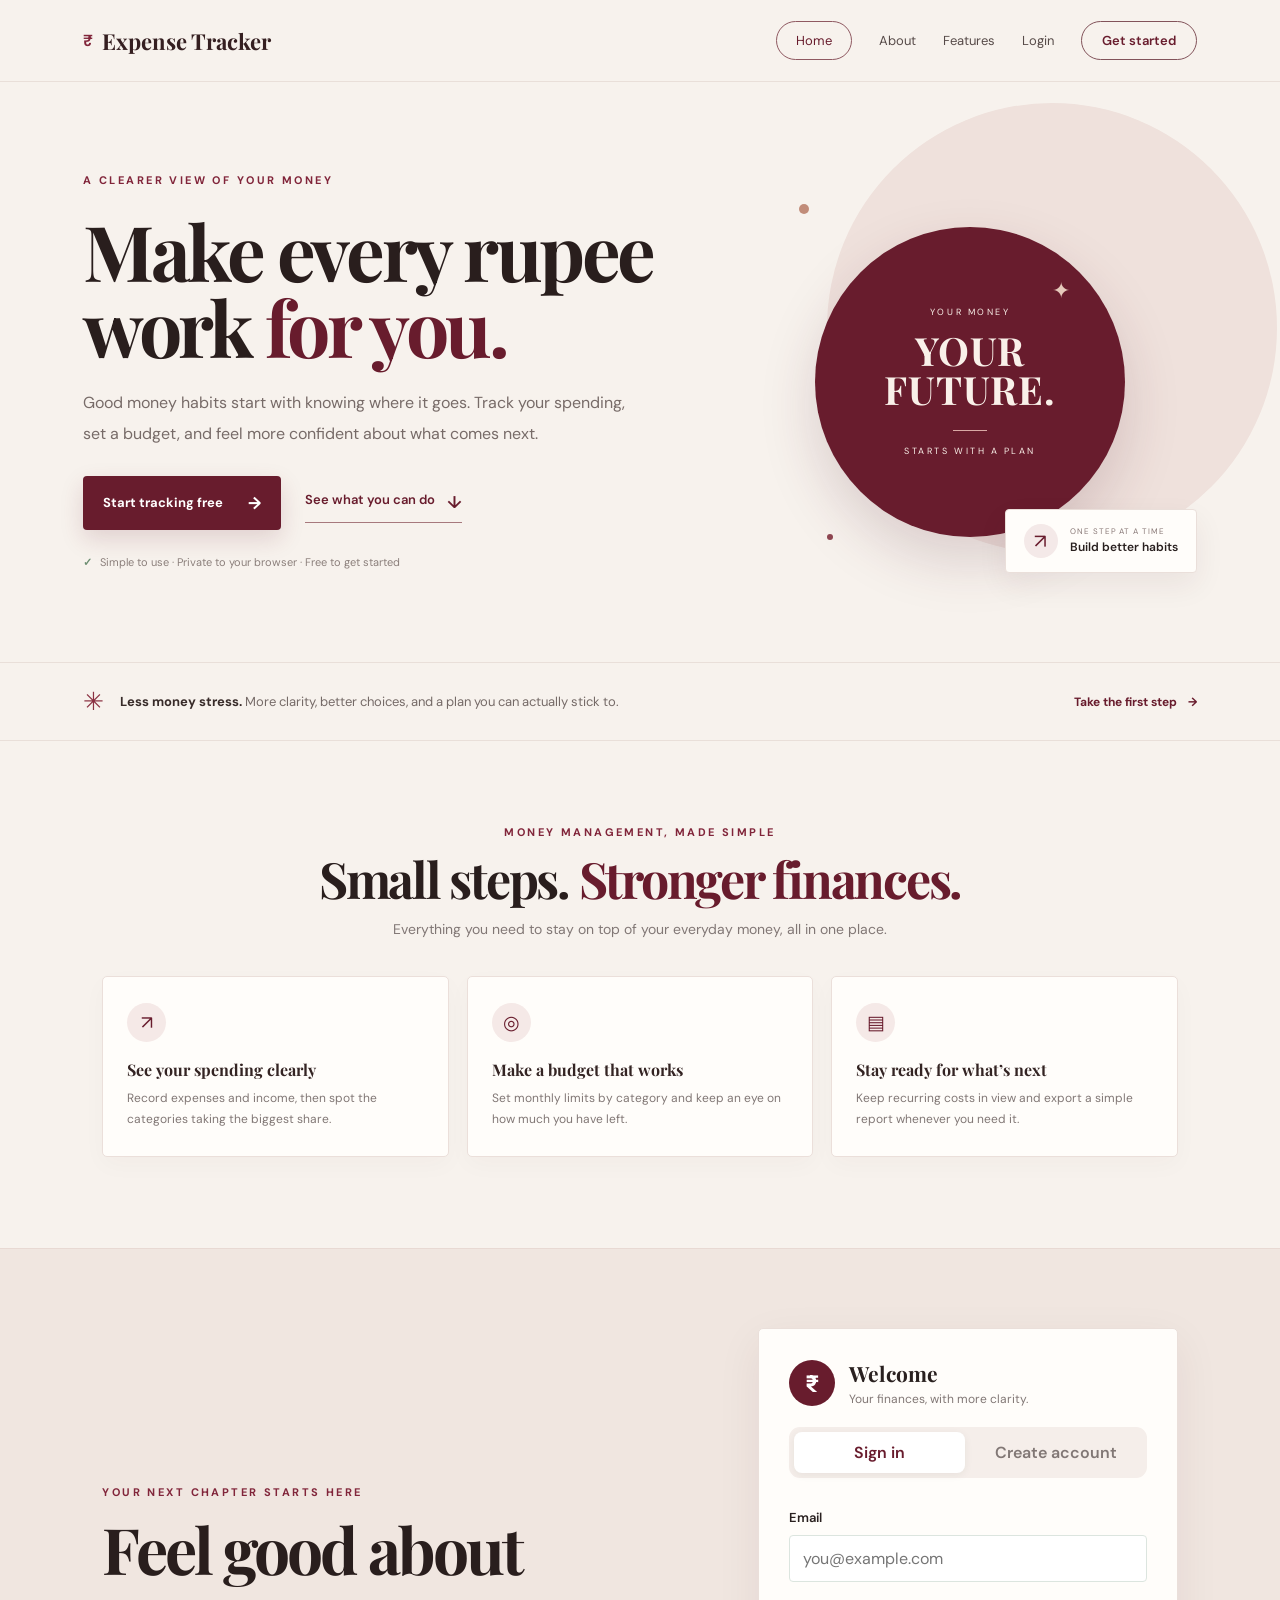
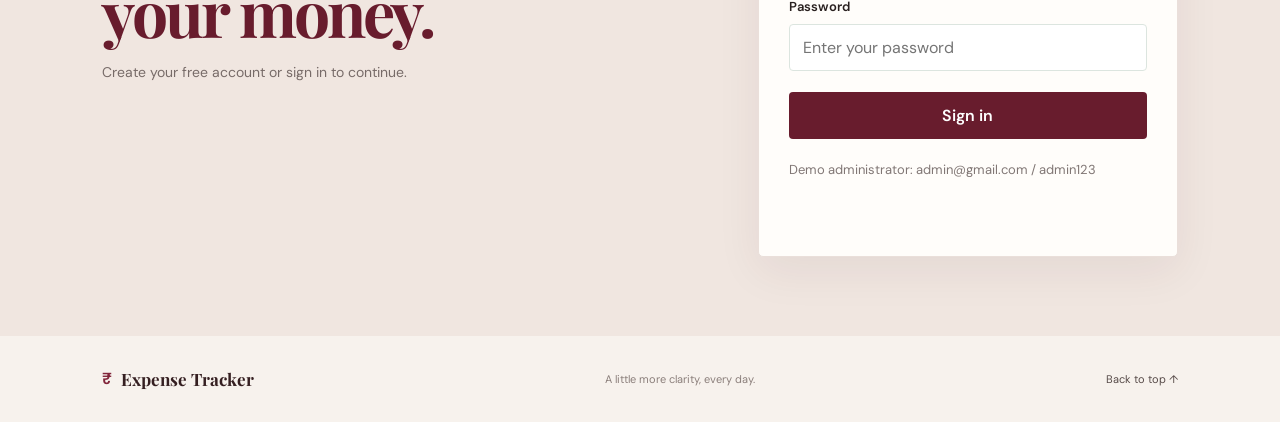
<file: index.html>
<!DOCTYPE html>
<html lang="en">
<head>
  <meta charset="UTF-8">
  <meta name="viewport" content="width=device-width, initial-scale=1.0">
  <meta name="description" content="Take control of your money with Expense Tracker. Track spending, plan budgets, and understand your finances in one simple place.">
  <title>Expense Tracker — Take control of your money</title>
  <link rel="stylesheet" href="css/style.css">
</head>
<body class="landing-page">
  <header class="landing-nav">
    <a class="landing-brand" href="#home"><span>₹</span> Expense Tracker</a>
    <nav aria-label="Main navigation">
      <a class="nav-current" href="#home">Home</a>
      <a href="#about">About</a>
      <a href="#features">Features</a>
      <a href="#account">Login</a>
      <a class="nav-signup" href="#account">Get started</a>
    </nav>
  </header>

  <main>
    <section class="hero" id="home">
      <div class="hero-copy">
        <p class="eyebrow">A CLEARER VIEW OF YOUR MONEY</p>
        <h1>Make every rupee<br>work <em>for you.</em></h1>
        <p class="hero-description">Good money habits start with knowing where it goes. Track your spending, set a budget, and feel more confident about what comes next.</p>
        <div class="hero-actions">
          <a class="hero-primary" href="#account">Start tracking free <span>→</span></a>
          <a class="hero-secondary" href="#features">See what you can do <span>↓</span></a>
        </div>
        <p class="hero-note"><span>✓</span> Simple to use · Private to your browser · Free to get started</p>
      </div>
      <div class="hero-art" aria-label="Illustration celebrating better money habits">
        <div class="art-orbit"></div>
        <div class="art-circle"><span class="art-spark">✦</span><small>YOUR MONEY</small><strong>YOUR<br>FUTURE.</strong><span class="art-rule"></span><small>STARTS WITH A PLAN</small></div>
        <div class="art-note"><span class="note-icon">↗</span><span><small>ONE STEP AT A TIME</small><b>Build better habits</b></span></div>
        <span class="art-dot dot-one"></span><span class="art-dot dot-two"></span>
      </div>
    </section>

    <section class="value-strip" id="about">
      <span class="value-mark">✳</span>
      <p><strong>Less money stress.</strong> More clarity, better choices, and a plan you can actually stick to.</p>
      <a href="#account">Take the first step <span>→</span></a>
    </section>

    <section class="features-section" id="features">
      <div class="section-intro"><p class="eyebrow">MONEY MANAGEMENT, MADE SIMPLE</p><h2>Small steps. <em>Stronger finances.</em></h2><p>Everything you need to stay on top of your everyday money, all in one place.</p></div>
      <div class="feature-grid">
        <article class="feature-card"><span class="feature-icon">↗</span><h3>See your spending clearly</h3><p>Record expenses and income, then spot the categories taking the biggest share.</p></article>
        <article class="feature-card"><span class="feature-icon">◎</span><h3>Make a budget that works</h3><p>Set monthly limits by category and keep an eye on how much you have left.</p></article>
        <article class="feature-card"><span class="feature-icon">▤</span><h3>Stay ready for what’s next</h3><p>Keep recurring costs in view and export a simple report whenever you need it.</p></article>
      </div>
    </section>

    <section class="account-section" id="account">
      <div class="account-intro"><p class="eyebrow">YOUR NEXT CHAPTER STARTS HERE</p><h2>Feel good about<br><em>your money.</em></h2><p>Create your free account or sign in to continue.</p></div>
      <div class="auth-card">
        <div class="brand"><div class="brand-icon">₹</div><div><h1>Welcome</h1><p>Your finances, with more clarity.</p></div></div>
        <div class="tabs"><button class="tab active" id="loginTab" type="button">Sign in</button><button class="tab" id="signupTab" type="button">Create account</button></div>
        <form id="loginForm" class="auth-form">
          <label for="loginEmail">Email</label><input id="loginEmail" type="email" placeholder="you@example.com" autocomplete="email" required>
          <label for="loginPassword">Password</label><input id="loginPassword" type="password" placeholder="Enter your password" autocomplete="current-password" required>
          <button class="primary-btn" type="submit">Sign in</button>
          <p class="hint">Demo administrator: admin@gmail.com / admin123</p><p id="loginMessage" class="message" aria-live="polite"></p>
        </form>
        <form id="signupForm" class="auth-form hidden">
          <label for="signupName">Full Name</label><input id="signupName" type="text" placeholder="Enter your name" autocomplete="name" required>
          <label for="signupEmail">Email</label><input id="signupEmail" type="email" placeholder="you@example.com" autocomplete="email" required>
          <label for="signupPassword">Password</label><input id="signupPassword" type="password" minlength="4" placeholder="Minimum 4 characters" autocomplete="new-password" required>
          <button class="primary-btn" type="submit">Create free account</button><p id="signupMessage" class="message" aria-live="polite"></p>
        </form>
      </div>
    </section>
  </main>
  <footer class="landing-footer"><a class="landing-brand" href="#home"><span>₹</span> Expense Tracker</a><p>A little more clarity, every day.</p><a href="#home">Back to top ↑</a></footer>
  <script src="js/auth.js"></script>
</body>
</html>
</file>
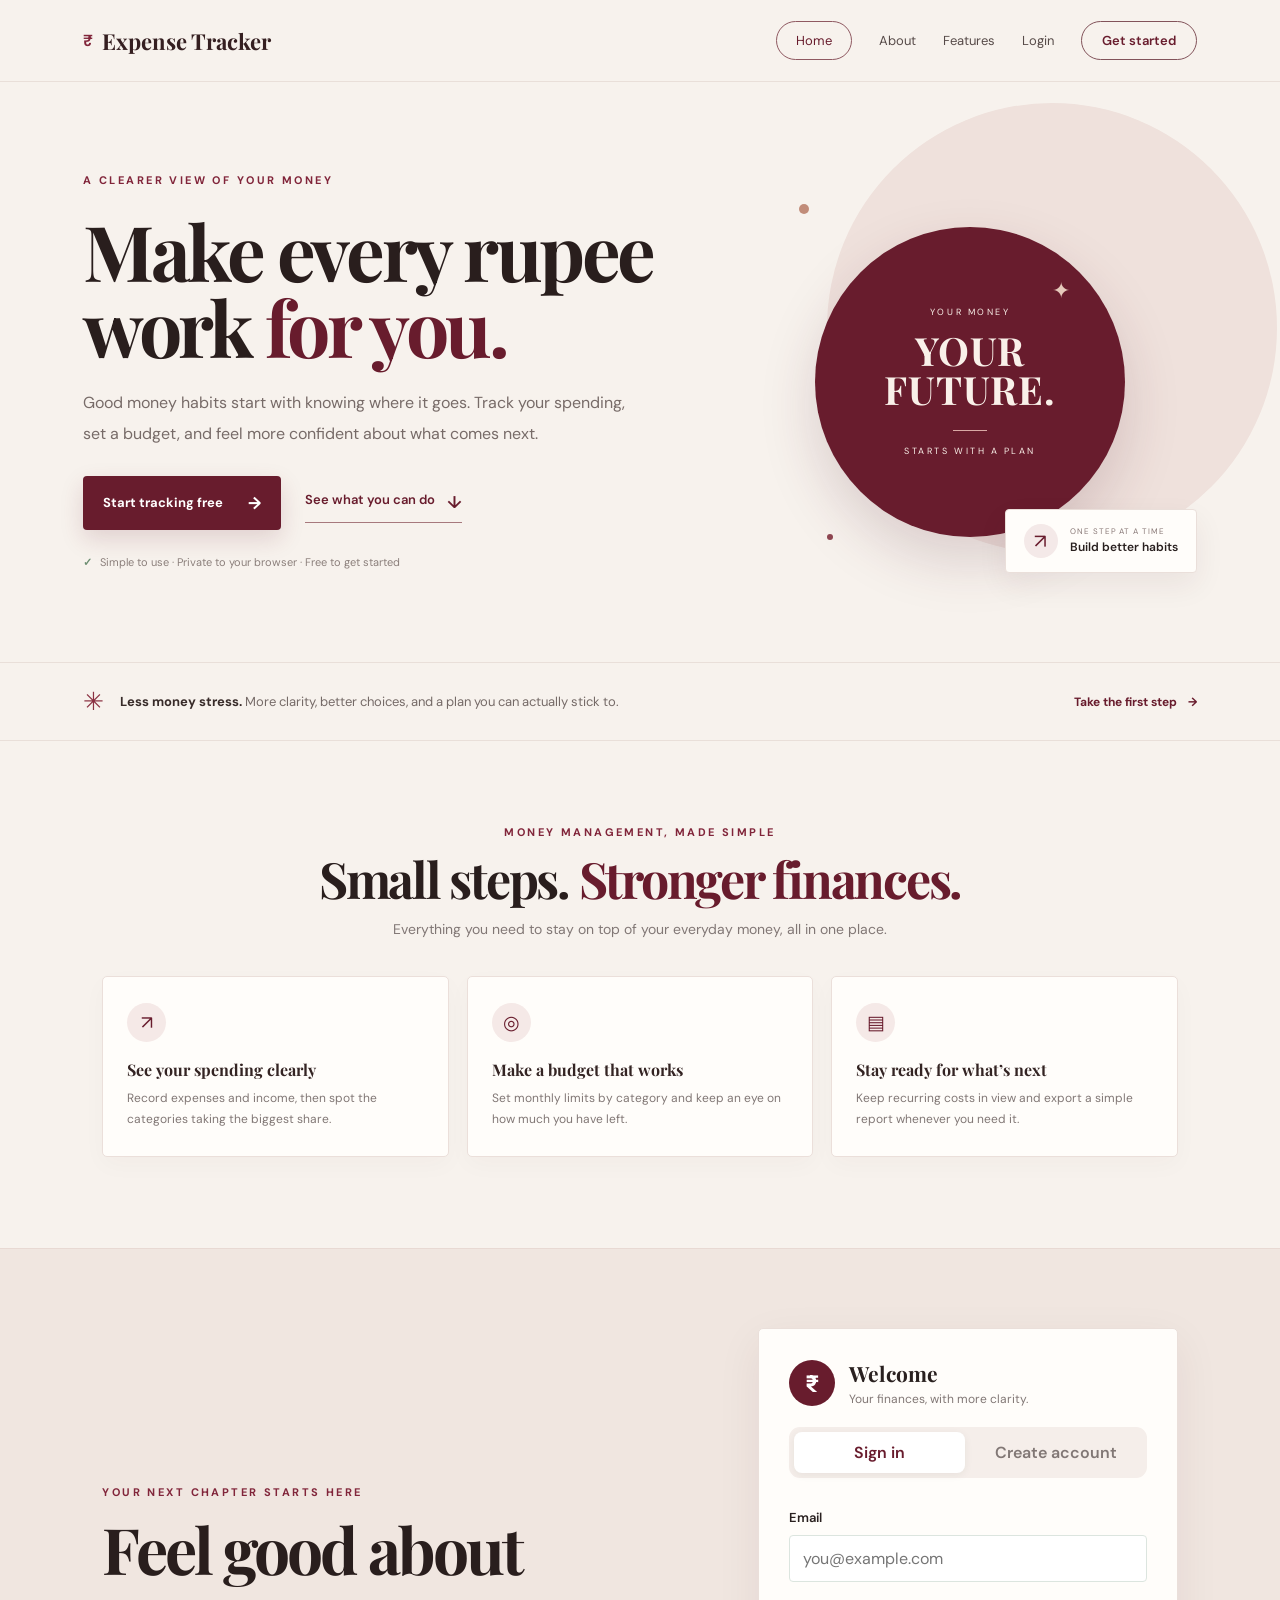
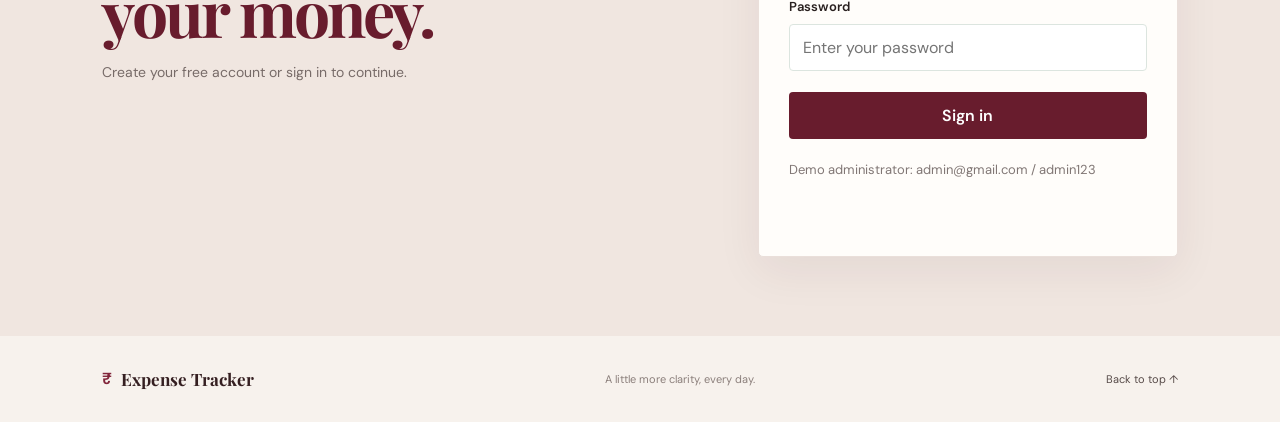
<file: admin.html>
<!DOCTYPE html>
<html lang="en">
<head>
  <meta charset="UTF-8">
  <meta name="viewport" content="width=device-width, initial-scale=1.0">
  <title>Expense Tracker — Administration</title>
  <link rel="stylesheet" href="css/style.css">
</head>
<body>
  <div class="app-shell">
    <aside class="sidebar">
      <div class="side-brand"><span>₹</span> Expense Tracker</div>
      <nav>
        <button class="nav-btn active" data-section="adminDashboard">Dashboard</button>
        <button class="nav-btn" data-section="users">Users</button>
        <button class="nav-btn" data-section="adminTransactions">Transactions</button>
      </nav>
      <button id="adminLogout" class="logout-btn">Logout</button>
    </aside>

    <main class="main-content">
      <header class="topbar">
        <div><h2 id="adminTitle">Admin Dashboard</h2><p>Monitor platform activity and accounts.</p></div>
        <div class="user-chip">ADMIN</div>
      </header>

      <section id="adminDashboard" class="page-section active">
        <div class="cards">
          <div class="stat-card"><span>Registered Users</span><strong id="adminUsers">0</strong></div>
          <div class="stat-card"><span>Total Expenses</span><strong id="adminExpense">₹0</strong></div>
          <div class="stat-card"><span>Total Income</span><strong id="adminIncome">₹0</strong></div>
          <div class="stat-card"><span>Total Transactions</span><strong id="adminTransactionsCount">0</strong></div>
        </div>
      </section>

      <section id="users" class="page-section">
        <div class="panel">
          <div class="panel-head"><h3>Registered Users</h3></div>
          <div class="table-wrap"><table><thead><tr><th>Name</th><th>Email</th><th>Joined</th></tr></thead><tbody id="usersTable"></tbody></table></div>
        </div>
      </section>

      <section id="adminTransactions" class="page-section">
        <div class="panel">
          <div class="panel-head"><h3>All Transactions</h3></div>
          <div class="table-wrap"><table><thead><tr><th>User</th><th>Type</th><th>Date</th><th>Category/Source</th><th>Amount</th></tr></thead><tbody id="adminTransactionsTable"></tbody></table></div>
        </div>
      </section>
    </main>
  </div>
  <script src="js/admin.js"></script>
</body>
</html>
</file>
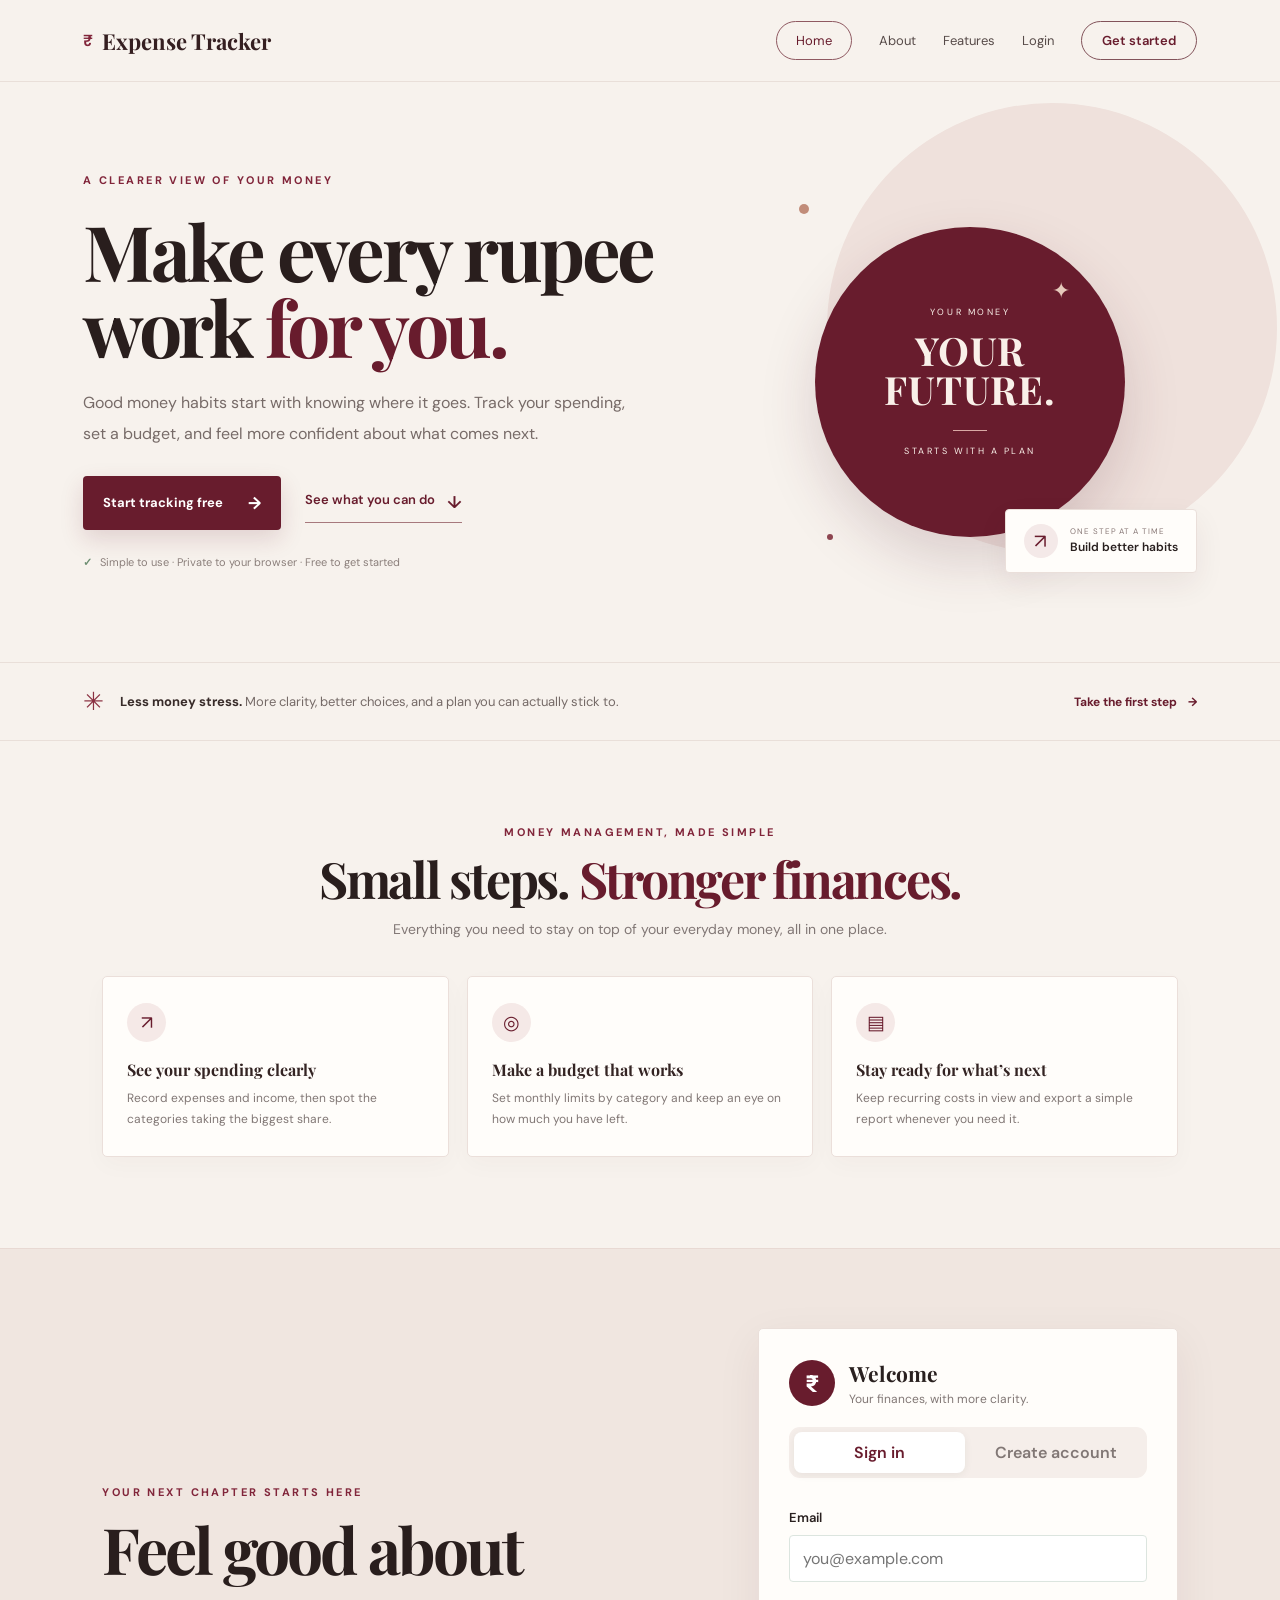
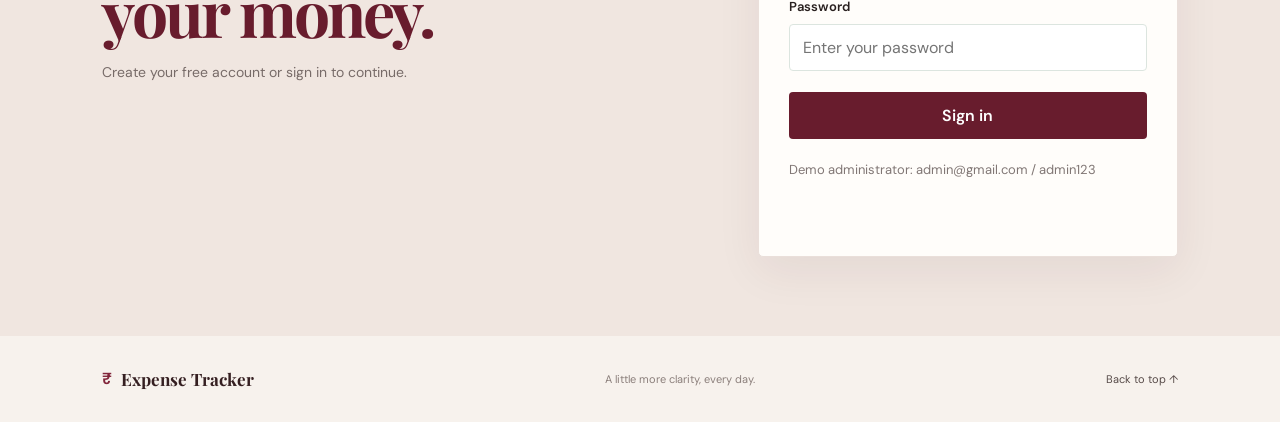
<file: user.html>
<!DOCTYPE html>
<html lang="en">
<head>
  <meta charset="UTF-8">
  <meta name="viewport" content="width=device-width, initial-scale=1.0">
  <title>Expense Tracker — Personal finance</title>
  <link rel="stylesheet" href="css/style.css">
</head>
<body>
  <div class="app-shell">
    <aside class="sidebar">
      <div class="side-brand"><span>₹</span> Expense Tracker</div>
      <nav>
        <button class="nav-btn active" data-section="dashboard">Dashboard</button>
        <button class="nav-btn" data-section="expenses">Expenses</button>
        <button class="nav-btn" data-section="income">Income</button>
        <button class="nav-btn" data-section="budget">Budgets</button>
        <button class="nav-btn" data-section="accounts">Accounts</button>
        <button class="nav-btn" data-section="recurring">Recurring</button>
        <button class="nav-btn" data-section="reports">Reports</button>
      </nav>
      <button id="logoutBtn" class="logout-btn">Logout</button>
    </aside>

    <main class="main-content">
      <header class="topbar">
        <div>
          <h2 id="pageTitle">Dashboard</h2>
          <p id="welcomeText">Your financial overview at a glance.</p>
        </div>
        <div class="user-chip" id="userChip">User</div>
      </header>

      <section id="dashboard" class="page-section active">
        <div class="cards">
          <div class="stat-card"><span>Total Income</span><strong id="totalIncome">₹0</strong></div>
          <div class="stat-card"><span>Total Expense</span><strong id="totalExpense">₹0</strong></div>
          <div class="stat-card"><span>Balance</span><strong id="balance">₹0</strong></div>
          <div class="stat-card"><span>Transactions</span><strong id="transactionCount">0</strong></div>
        </div>
        <div class="grid-2">
          <div class="panel">
            <div class="panel-head"><h3>Expense by Category</h3></div>
            <div id="categoryChart" class="bar-chart"></div>
          </div>
          <div class="panel">
            <div class="panel-head"><h3>Recent Transactions</h3></div>
            <div id="recentTransactions"></div>
          </div>
        </div>
      </section>

      <section id="expenses" class="page-section">
        <div class="panel">
          <div class="panel-head"><h3>Add Expense</h3></div>
          <form id="expenseForm" class="form-grid">
            <input id="expenseAmount" type="number" min="1" placeholder="Amount" required>
            <select id="expenseCategory" required>
              <option value="">Category</option>
              <option>Food</option><option>Travel</option><option>Shopping</option>
              <option>Education</option><option>Bills</option><option>Entertainment</option>
              <option>Healthcare</option><option>Other</option>
            </select>
            <input id="expenseDescription" type="text" placeholder="Description" required>
            <input id="expenseDate" type="date" required>
            <select id="expenseAccount" required></select>
            <button class="primary-btn" type="submit">Add Expense</button>
          </form>
        </div>
        <div class="panel">
          <div class="panel-head"><h3>Expense History</h3></div>
          <div class="table-wrap"><table><thead><tr><th>Date</th><th>Category</th><th>Description</th><th>Account</th><th>Amount</th><th>Action</th></tr></thead><tbody id="expenseTable"></tbody></table></div>
        </div>
      </section>

      <section id="income" class="page-section">
        <div class="panel">
          <div class="panel-head"><h3>Add Income</h3></div>
          <form id="incomeForm" class="form-grid">
            <input id="incomeAmount" type="number" min="1" placeholder="Amount" required>
            <select id="incomeSource" required>
              <option value="">Source</option><option>Salary</option><option>Pocket Money</option>
              <option>Scholarship</option><option>Freelance</option><option>Other</option>
            </select>
            <input id="incomeDescription" type="text" placeholder="Description" required>
            <input id="incomeDate" type="date" required>
            <button class="primary-btn" type="submit">Add Income</button>
          </form>
        </div>
        <div class="panel">
          <div class="panel-head"><h3>Income History</h3></div>
          <div class="table-wrap"><table><thead><tr><th>Date</th><th>Source</th><th>Description</th><th>Amount</th><th>Action</th></tr></thead><tbody id="incomeTable"></tbody></table></div>
        </div>
      </section>

      <section id="budget" class="page-section">
        <div class="panel">
          <div class="panel-head"><h3>Set Monthly Budget</h3></div>
          <form id="budgetForm" class="form-grid">
            <select id="budgetCategory" required>
              <option value="">Category</option>
              <option>Food</option><option>Travel</option><option>Shopping</option>
              <option>Education</option><option>Bills</option><option>Entertainment</option>
              <option>Healthcare</option><option>Other</option>
            </select>
            <input id="budgetAmount" type="number" min="1" placeholder="Budget amount" required>
            <button class="primary-btn" type="submit">Save Budget</button>
          </form>
        </div>
        <div id="budgetList" class="cards"></div>
      </section>

      <section id="accounts" class="page-section">
        <div class="panel">
          <div class="panel-head"><h3>Add Account</h3></div>
          <form id="accountForm" class="form-grid">
            <input id="accountName" type="text" placeholder="Account name (e.g. Cash)" required>
            <button class="primary-btn" type="submit">Add Account</button>
          </form>
        </div>
        <div id="accountList" class="cards"></div>
      </section>

      <section id="recurring" class="page-section">
        <div class="panel">
          <div class="panel-head"><h3>Add Recurring Expense</h3></div>
          <form id="recurringForm" class="form-grid">
            <input id="recurringName" type="text" placeholder="Name (e.g. Internet)" required>
            <input id="recurringAmount" type="number" min="1" placeholder="Amount" required>
            <select id="recurringFrequency"><option>Monthly</option><option>Weekly</option></select>
            <input id="recurringDate" type="date" required>
            <button class="primary-btn" type="submit">Save Recurring Expense</button>
          </form>
        </div>
        <div class="panel"><div id="recurringList"></div></div>
      </section>

      <section id="reports" class="page-section">
        <div class="panel">
          <div class="panel-head"><h3>Financial Report</h3><button id="exportBtn" class="secondary-btn">Export CSV</button></div>
          <div class="report-box">
            <p><span>Total Income</span><strong id="reportIncome">₹0</strong></p>
            <p><span>Total Expenses</span><strong id="reportExpense">₹0</strong></p>
            <p><span>Current Balance</span><strong id="reportBalance">₹0</strong></p>
          </div>
          <h3>Category Summary</h3>
          <div id="reportCategories"></div>
        </div>
      </section>
    </main>
  </div>
  <script src="js/user.js"></script>
</body>
</html>
</file>
<file: css/style.css>
@import url('https://fonts.googleapis.com/css2?family=DM+Sans:wght@400;500;600;700&family=Manrope:wght@500;600;700;800&family=Playfair+Display:ital,wght@0,600;0,700;1,600;1,700&display=swap');

:root{color-scheme:light;--ink:#29201f;--muted:#817775;--line:#eadfda;--canvas:#f7f2ed;--surface:#fffdfa;--green:#681c2d;--green-dark:#501321;--green-soft:#f4e9e8;--gold:#d6a444;--red:#ae4b4e;--shadow:0 8px 28px rgba(69,29,34,.06)}
*{box-sizing:border-box}body{margin:0;font-family:'DM Sans',Arial,sans-serif;background:var(--canvas);color:var(--ink);-webkit-font-smoothing:antialiased}button,input,select{font:inherit}.hidden{display:none!important}button{transition:background .18s ease,color .18s ease,transform .18s ease}button:focus-visible,input:focus-visible,select:focus-visible{outline:3px solid #9bd2be;outline-offset:2px}
.auth-page{min-height:100vh;display:grid;place-items:center;padding:32px;background:radial-gradient(ellipse at 80% 10%,#e5f3ed 0,transparent 40%),linear-gradient(145deg,#f7faf8,#eef4f0)}.auth-card{width:min(440px,100%);background:var(--surface);border:1px solid #e7eeea;border-radius:22px;padding:38px;box-shadow:0 24px 70px rgba(30,70,53,.10)}.brand{display:flex;gap:14px;align-items:center;margin-bottom:30px}.brand-icon,.side-brand span{width:46px;height:46px;border-radius:14px;display:grid;place-items:center;background:var(--green);color:white;font-family:'Manrope',sans-serif;font-size:23px;font-weight:800;box-shadow:0 6px 14px #11765c30}.brand h1{margin:0;font:800 23px 'Manrope',sans-serif;letter-spacing:-.7px}.brand p{margin:4px 0 0;color:var(--muted);font-size:14px}.tabs{display:flex;gap:5px;background:#f1f5f2;padding:5px;border-radius:11px;margin-bottom:24px}.tab{flex:1;border:0;background:transparent;color:var(--muted);padding:10px;border-radius:8px;cursor:pointer;font-weight:600}.tab.active{background:#fff;color:var(--ink);box-shadow:0 2px 8px #182c2410}.auth-form{display:grid;gap:9px}.auth-form label{font-weight:600;font-size:13px;margin-top:7px}.auth-form input,.form-grid input,.form-grid select{width:100%;border:1px solid #dce5df;border-radius:9px;padding:12px 13px;background:#fff;color:var(--ink);outline:none;transition:border-color .18s,box-shadow .18s}.auth-form input:focus,.form-grid input:focus,.form-grid select:focus{border-color:#4ca88b;box-shadow:0 0 0 3px #11765c12}.primary-btn,.secondary-btn,.danger-btn,.logout-btn{border:0;border-radius:9px;padding:11px 15px;cursor:pointer;font-weight:600}.primary-btn{background:var(--green);color:#fff}.primary-btn:hover{background:var(--green-dark);transform:translateY(-1px)}.auth-form .primary-btn{margin-top:12px;padding:13px}.secondary-btn{background:#edf4f0;color:var(--green-dark)}.secondary-btn:hover{background:#dfede5}.danger-btn{background:#fff0ef;color:var(--red);padding:7px 10px}.danger-btn:hover{background:#ffe2df}.hint,.message{font-size:13px;color:var(--muted)}.message.error{color:var(--red)}.message.success{color:var(--green)}
.app-shell{min-height:100vh;display:flex}.sidebar{width:250px;flex:0 0 250px;background:#123c30;color:#fff;padding:25px 16px 18px;display:flex;flex-direction:column;box-shadow:5px 0 22px #173e3010}.side-brand{font:800 17px 'Manrope',sans-serif;letter-spacing:-.3px;display:flex;align-items:center;gap:11px;margin:0 6px 34px}.side-brand span{width:37px;height:37px;font-size:19px;background:#1c8063;box-shadow:none}.sidebar nav{display:grid;gap:5px}.nav-btn{border:0;background:transparent;color:#c3d5ce;text-align:left;padding:12px 14px;border-radius:9px;cursor:pointer;font-size:14px;font-weight:500}.nav-btn:hover{background:#ffffff0d;color:#fff}.nav-btn.active{background:#ffffff18;color:#fff;font-weight:700;box-shadow:inset 3px 0 #71c3a3}.logout-btn{margin-top:auto;background:#ffffff12;color:#e2eee9;text-align:left}.logout-btn:hover{background:#ffffff20}.main-content{flex:1;padding:32px 38px;min-width:0;max-width:1600px;margin:0 auto}.topbar{display:flex;justify-content:space-between;align-items:center;margin-bottom:27px;padding-bottom:23px;border-bottom:1px solid var(--line)}.topbar h2{margin:0;font:800 26px 'Manrope',sans-serif;letter-spacing:-.7px}.topbar p{margin:5px 0 0;color:var(--muted);font-size:14px}.user-chip{background:#e8f2ed;color:#246b53;padding:9px 14px;border-radius:22px;font-size:13px;font-weight:700}.page-section{display:none}.page-section.active{display:block;animation:reveal .22s ease}@keyframes reveal{from{opacity:0;transform:translateY(4px)}to{opacity:1;transform:none}}.cards{display:grid;grid-template-columns:repeat(4,minmax(0,1fr));gap:16px;margin-bottom:20px}.stat-card{background:var(--surface);border:1px solid var(--line);border-radius:13px;padding:20px;box-shadow:var(--shadow);min-width:0}.stat-card span{display:block;color:var(--muted);font-size:13px;font-weight:600;margin-bottom:9px}.stat-card strong{display:block;font:700 24px 'Manrope',sans-serif;letter-spacing:-.6px;overflow-wrap:anywhere}.stat-card small{display:block;margin-top:9px;color:var(--muted);font-size:12px}.grid-2{display:grid;grid-template-columns:1.05fr 1fr;gap:17px}.panel{background:var(--surface);border:1px solid var(--line);border-radius:13px;padding:21px;margin-bottom:17px;box-shadow:var(--shadow);min-width:0}.panel-head{display:flex;justify-content:space-between;align-items:center;gap:12px;margin-bottom:17px}.panel h3{margin:0;font:700 16px 'Manrope',sans-serif;letter-spacing:-.2px}.form-grid{display:grid;grid-template-columns:repeat(3,minmax(0,1fr));gap:12px}.form-grid .primary-btn{align-self:stretch}.table-wrap{overflow-x:auto;border:1px solid #edf1ee;border-radius:9px}table{width:100%;border-collapse:collapse;min-width:600px}th,td{text-align:left;padding:12px 13px;border-bottom:1px solid #edf1ee;font-size:13px;white-space:nowrap}th{background:#f7f9f8;color:#697770;font-size:11px;letter-spacing:.055em;text-transform:uppercase;font-weight:700}tbody tr:last-child td{border-bottom:0}tbody tr:hover{background:#fafcfb}.empty{text-align:center;color:#89958f;padding:22px}.bar-row{display:grid;grid-template-columns:105px minmax(50px,1fr) 90px;align-items:center;gap:10px;margin:16px 0;font-size:13px}.bar-row b{text-align:right;font-size:12px}.bar-track{height:8px;background:#edf2ef;border-radius:10px;overflow:hidden}.bar-fill{height:100%;background:linear-gradient(90deg,#168563,#64bb98);border-radius:10px}.recent-item,.report-line{display:flex;justify-content:space-between;align-items:center;gap:15px;padding:13px 0;border-bottom:1px solid #edf1ee;font-size:13px}.recent-item:last-child,.report-line:last-child{border-bottom:0}.recent-item span:first-child{color:#56645d}.expense-text{color:var(--red)}.income-text{color:var(--green)}.progress{height:7px;background:#edf2ef;border-radius:10px;overflow:hidden;margin:13px 0}.progress div{height:100%;background:linear-gradient(90deg,#168563,#67bd99);border-radius:10px}.report-box{display:grid;grid-template-columns:repeat(3,1fr);gap:12px;margin-bottom:25px}.report-box p{background:#f4f8f5;border:1px solid #ebf1ed;border-radius:10px;padding:16px;margin:0}.report-box span{display:block;color:var(--muted);font-size:12px;margin-bottom:8px}.report-box strong{font:700 20px 'Manrope',sans-serif;overflow-wrap:anywhere}
@media(max-width:1050px){.main-content{padding:26px}.sidebar{width:220px;flex-basis:220px}.cards{grid-template-columns:repeat(2,minmax(0,1fr))}.grid-2{grid-template-columns:1fr}.form-grid{grid-template-columns:repeat(2,minmax(0,1fr))}}@media(max-width:680px){.app-shell{display:block}.sidebar{width:100%;min-height:auto;padding:13px 14px}.side-brand{margin:0 4px 13px}.sidebar nav{display:flex;gap:6px;overflow-x:auto;padding-bottom:3px}.nav-btn{white-space:nowrap;padding:10px 12px}.logout-btn{position:absolute;right:14px;top:14px;margin:0;padding:9px 12px}.main-content{padding:22px 15px}.topbar{margin-bottom:19px}.topbar h2{font-size:23px}.topbar p{font-size:13px}.cards{gap:10px}.stat-card{padding:15px}.stat-card strong{font-size:19px}.form-grid{grid-template-columns:1fr}.report-box{grid-template-columns:1fr}.panel{padding:16px}.bar-row{grid-template-columns:78px minmax(35px,1fr) 76px;gap:8px}.auth-card{padding:28px 23px}}

/* Warm editorial landing page and matching finance workspace */
.landing-page{background:#f7f2ed;color:#29201f;font-family:'DM Sans',Arial,sans-serif}.landing-nav{height:82px;display:flex;align-items:center;justify-content:space-between;padding:0 max(calc((100vw - 1320px)/2),6.5vw);border-bottom:1px solid #e9dfd9;background:#f7f2ed}.landing-brand{text-decoration:none;color:#351f21;font:700 22px 'Playfair Display',Georgia,serif;display:inline-flex;align-items:center;gap:9px;white-space:nowrap}.landing-brand span{color:#81253a;font:700 16px 'DM Sans',sans-serif}.landing-nav nav{display:flex;align-items:center;gap:27px}.landing-nav nav a,.landing-footer>a:last-child{font-size:13px;text-decoration:none;color:#574b49}.landing-nav nav a:hover,.landing-footer>a:last-child:hover{color:#681c2d}.landing-nav nav .nav-current{border:1px solid #8f5961;border-radius:30px;padding:10px 19px;color:#681c2d}.landing-nav nav .nav-signup{border:1px solid #82535a;border-radius:30px;padding:10px 20px;color:#681c2d;font-weight:600}.hero{max-width:1320px;min-height:580px;margin:auto;padding:64px 6.5vw 55px;display:grid;grid-template-columns:1.2fr .8fr;align-items:center;gap:40px;overflow:hidden}.hero-copy{position:relative;z-index:1}.eyebrow{margin:0 0 25px;color:#81253a;font-size:11px;font-weight:700;letter-spacing:.22em}.hero h1,.account-intro h2,.section-intro h2{margin:0;color:#291e1d;font:700 clamp(47px,6vw,82px)/.99 'Playfair Display',Georgia,serif;letter-spacing:-.045em}.hero h1 em,.account-intro h2 em,.section-intro h2 em{color:#681c2d;font-style:normal}.hero-description{max-width:560px;margin:24px 0 27px;color:#776b68;font-size:16px;line-height:1.9}.hero-actions{display:flex;align-items:center;gap:24px}.hero-primary{display:inline-flex;align-items:center;gap:25px;padding:16px 20px;background:#681c2d;color:white;border-radius:4px;text-decoration:none;font-weight:700;font-size:13px;box-shadow:0 9px 23px #681c2d27;transition:transform .2s,background .2s}.hero-primary:hover{background:#501321;transform:translateY(-2px)}.hero-primary span,.hero-secondary span{font-size:17px}.hero-secondary{color:#681c2d;text-decoration:none;border-bottom:1px solid #a7797d;padding:9px 0;font-size:13px;font-weight:600;display:flex;gap:12px}.hero-note{font-size:11px;color:#8b7f7b;margin-top:25px}.hero-note span{color:#6c8d70;font-weight:700;margin-right:5px}.hero-art{height:440px;position:relative;display:grid;place-items:center}.art-orbit{position:absolute;width:450px;height:450px;border-radius:50%;background:#efe1dc;right:-80px;top:-54px}.art-circle{position:relative;width:310px;height:310px;border-radius:50%;background:#681c2d;color:#f9f0e9;display:flex;flex-direction:column;align-items:center;justify-content:center;box-shadow:0 24px 55px #5523322c;transform:translate(-12px,5px)}.art-circle .art-spark{font-size:22px;position:absolute;right:55px;top:49px;color:#e6c9bb}.art-circle small{font-size:9px;letter-spacing:.28em}.art-circle strong{text-align:center;font:700 39px/.98 'Playfair Display',Georgia,serif;letter-spacing:.02em;margin:13px 0}.art-rule{width:34px;height:1px;background:#d9a9a5;margin:9px 0 14px}.art-note{position:absolute;z-index:2;right:0;bottom:24px;padding:14px 18px;background:#fffdfa;border:1px solid #eadfda;border-radius:4px;box-shadow:0 12px 30px #49222912;display:flex;align-items:center;gap:12px}.note-icon{width:34px;height:34px;display:grid;place-items:center;border-radius:50%;background:#f4e9e8;color:#681c2d;font-size:20px}.art-note small,.art-note b{display:block}.art-note small{font-size:8px;color:#897977;letter-spacing:.12em}.art-note b{font:600 12px 'DM Sans',sans-serif;margin-top:3px}.art-dot{position:absolute;border-radius:50%;background:#c18c79}.dot-one{width:10px;height:10px;top:47px;left:32px}.dot-two{width:6px;height:6px;bottom:57px;left:60px;background:#8d4550}.value-strip{max-width:1320px;margin:0 auto;padding:22px 6.5vw;display:flex;align-items:center;gap:16px;border-top:1px solid #e9dfd9;border-bottom:1px solid #e9dfd9}.value-mark{color:#8b3142;font-size:25px}.value-strip p{flex:1;margin:0;color:#756a67;font-size:13px}.value-strip p strong{color:#382b29}.value-strip>a{color:#681c2d;text-decoration:none;font-size:12px;font-weight:700;white-space:nowrap}.value-strip>a span{margin-left:8px}.features-section{padding:84px max(calc((100vw - 1160px)/2),8vw) 91px}.section-intro{text-align:center}.section-intro .eyebrow{margin-bottom:15px}.section-intro h2{font-size:clamp(35px,4vw,50px)}.section-intro>p:last-child{margin:16px auto 0;color:#817775;font-size:14px}.feature-grid{display:grid;grid-template-columns:repeat(3,1fr);gap:18px;margin-top:38px}.feature-card{background:#fffdfa;border:1px solid #ebdfda;border-radius:5px;padding:26px 24px;box-shadow:0 8px 24px #49222907}.feature-icon{width:39px;height:39px;display:grid;place-items:center;background:#f5e9e7;color:#681c2d;border-radius:50%;font-size:19px}.feature-card h3{font:700 16px 'Playfair Display',Georgia,serif;margin:17px 0 8px;color:#342423}.feature-card p{margin:0;color:#817775;font-size:12px;line-height:1.75}.account-section{padding:79px max(calc((100vw - 1120px)/2),8vw);display:grid;grid-template-columns:1fr 420px;align-items:center;gap:70px;background:#f0e6e0;border-top:1px solid #e8d9d3}.account-intro .eyebrow{margin-bottom:18px}.account-intro h2{font-size:clamp(42px,5vw,64px)}.account-intro>p:last-child{color:#776b68;font-size:14px;line-height:1.7;margin-top:18px}.account-section .auth-card{width:100%;padding:30px;background:#fffdfa;border:1px solid #eadfda;border-radius:5px;box-shadow:0 14px 45px #49222912;scroll-margin-top:30px}.account-section .brand{margin-bottom:20px}.account-section .brand-icon{background:#681c2d;border-radius:50%;box-shadow:none}.account-section .brand h1{font:700 21px 'Playfair Display',Georgia,serif;letter-spacing:0}.account-section .brand p{font-size:12px}.account-section .tabs{background:#f5eeea}.account-section .tab.active{color:#681c2d}.account-section .auth-form input{border-radius:4px;background:#fff}.account-section .auth-form input:focus{border-color:#9d5863;box-shadow:0 0 0 3px #681c2d12}.account-section .primary-btn{background:#681c2d;border-radius:4px}.account-section .primary-btn:hover{background:#501321}.landing-footer{min-height:86px;padding:20px max(calc((100vw - 1120px)/2),8vw);display:flex;align-items:center;justify-content:space-between;gap:20px;background:#f7f2ed}.landing-footer .landing-brand{font-size:17px}.landing-footer p{color:#8b7f7b;font-size:11px}.landing-footer>a:last-child{font-size:11px}
/* Shared burgundy palette for the signed-in workspaces */
.sidebar{background:#4d1724;box-shadow:5px 0 22px rgba(69,29,34,.08)}.side-brand span{background:#8e3a49}.nav-btn{color:#e4d0d0}.nav-btn:hover{background:#ffffff10;color:white}.nav-btn.active{background:#ffffff18;box-shadow:inset 3px 0 #d5a8a1}.user-chip{background:#f3e7e5;color:#681c2d}.primary-btn{background:#681c2d}.primary-btn:hover{background:#501321}.secondary-btn{background:#f4e9e8;color:#681c2d}.secondary-btn:hover{background:#ecd9d8}.bar-fill,.progress div{background:linear-gradient(90deg,#681c2d,#b36b70)}.bar-track,.progress{background:#f1e9e5}.report-box p{background:#faf4f0;border-color:#efe4de}.income-text{color:#527a5d}.auth-page{background:#f7f2ed}
@media(max-width:800px){.landing-nav{padding:0 22px;height:auto;min-height:72px;gap:15px}.landing-nav nav{gap:12px}.landing-nav nav a{font-size:11px}.landing-nav nav .nav-current{padding:8px 12px}.landing-nav nav .nav-signup{padding:8px 13px}.hero{grid-template-columns:1fr .8fr;gap:10px;min-height:500px;padding:54px 7vw}.hero h1{font-size:clamp(46px,7vw,65px)}.hero-art{transform:scale(.82);transform-origin:center}.art-note{right:-15px}.account-section{grid-template-columns:1fr 360px;gap:35px;padding-left:6vw;padding-right:6vw}}
@media(max-width:600px){.landing-nav{padding:14px 18px;display:block}.landing-brand{font-size:19px}.landing-nav nav{margin-top:12px;justify-content:space-between;gap:6px}.landing-nav nav a{font-size:10px}.landing-nav nav .nav-current,.landing-nav nav .nav-signup{padding:7px 10px}.hero{display:flex;flex-direction:column;align-items:stretch;padding:56px 23px 28px;gap:0}.hero h1{font-size:54px}.hero-description{font-size:14px;margin:18px 0 22px}.hero-actions{gap:18px;flex-wrap:wrap}.hero-primary{padding:14px 16px;gap:12px;font-size:12px}.hero-secondary{font-size:12px}.hero-note{font-size:9px}.hero-art{height:300px;transform:scale(.74);margin:-2px 0 -27px}.art-orbit{right:-55px;top:-50px}.art-note{right:0;bottom:6px}.value-strip{padding:18px 22px;gap:10px;flex-wrap:wrap}.value-strip p{font-size:11px}.value-strip>a{margin-left:35px}.features-section{padding:60px 22px}.section-intro h2{font-size:36px}.feature-grid{grid-template-columns:1fr;gap:11px;margin-top:27px}.feature-card{padding:20px}.account-section{grid-template-columns:1fr;gap:28px;padding:58px 20px}.account-intro h2{font-size:48px}.account-section .auth-card{padding:24px}.landing-footer{padding:18px 20px;flex-wrap:wrap}.landing-footer .landing-brand{font-size:15px}.landing-footer p{display:none}}
</file>
